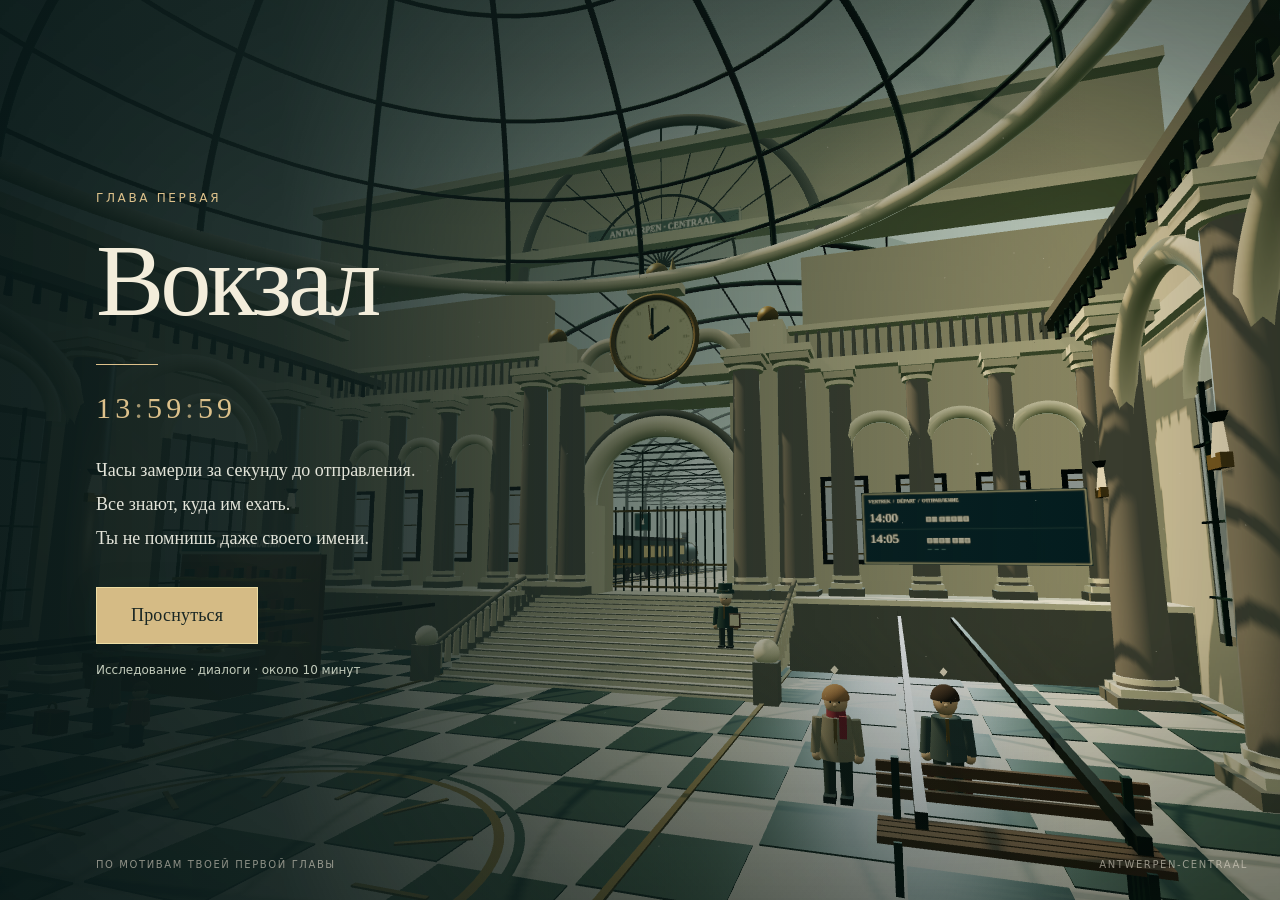
<file: index.html>
<!doctype html>
<html lang="ru">
<head>
  <meta charset="UTF-8">
  <meta name="viewport" content="width=device-width,initial-scale=1,viewport-fit=cover">
  <meta name="theme-color" content="#132323">
  <meta name="description" content="Вокзал. Первая глава: играбельная история об остановившемся времени. Архитектура по мотивам Antwerpen-Centraal.">
  <title>Вокзал · 13:59:59</title>
  <link rel="icon" href="data:image/svg+xml,%3Csvg xmlns='http://www.w3.org/2000/svg' viewBox='0 0 64 64'%3E%3Crect width='64' height='64' rx='12' fill='%23132323'/%3E%3Ccircle cx='32' cy='32' r='23' fill='none' stroke='%23d8b778' stroke-width='3'/%3E%3Cpath d='M32 14v18l-13 8' fill='none' stroke='%23d8b778' stroke-width='3'/%3E%3C/svg%3E">
  <link rel="stylesheet" href="./style.css">
</head>
<body>
  <main id="game" aria-label="Вокзал — трёхмерная игра">
    <canvas id="world" aria-label="Трёхмерный вокзал. Движение WASD или экранным джойстиком." tabindex="0"></canvas>
    <div id="vignette" aria-hidden="true"></div>
    <div id="fade" aria-hidden="true"></div>
    <header id="hud" hidden>
      <div class="chapter"><span>ГЛАВА I</span><b>Вокзал</b><small id="place">ЗАЛ ОЖИДАНИЯ</small></div>
      <div class="clock"><span id="time">13:59:59</span><small id="time-caption">ВРЕМЯ ОСТАНОВИЛОСЬ</small></div>
      <nav class="tools" aria-label="Меню игры">
        <button id="journal-btn" title="Записи — J" aria-label="Открыть записи">Записи <span id="memory-count">0/3</span></button>
        <button id="pause-btn" aria-label="Пауза">Ⅱ</button>
      </nav>
    </header>
    <div id="objective" hidden><i></i><span id="objective-text">Поговорить с мальчиком</span></div>
    <div id="crosshair" aria-hidden="true" hidden><i></i></div>
    <button id="interact" hidden><span id="interact-key">E</span><span id="interact-text">Поговорить</span></button>
    <div id="toast" role="status" aria-live="polite"></div>
    <div id="subtitle" role="status"></div>
    <div id="touch-controls" hidden>
      <div id="joystick" aria-label="Джойстик движения"><div id="stick"></div></div>
      <div class="look-hint">Обзор — правой рукой</div>
    </div>
    <div id="desktop-hint" hidden>W A S D · идти <span>Мышь · осмотреться</span><span>E · действие</span></div>

    <section id="start" class="screen">
      <div class="start-copy">
        <div class="eyebrow">ГЛАВА ПЕРВАЯ</div>
        <h1>Вокзал<span class="title-rule"></span></h1>
        <div class="start-time">13<span>:</span>59<span>:</span>59</div>
        <p>Часы замерли за секунду до отправления.<br>Все знают, куда им ехать.<br>Ты не помнишь даже своего имени.</p>
        <button id="start-btn" class="primary" disabled>Собирается вокзал…</button>
        <span class="start-meta">Исследование · диалоги · около 10 минут</span>
      </div>
      <div class="start-footer"><span>ПО МОТИВАМ ТВОЕЙ ПЕРВОЙ ГЛАВЫ</span><span>ANTWERPEN-CENTRAAL</span></div>
    </section>

    <section id="dialogue" class="dialogue" role="dialog" aria-modal="true" aria-labelledby="speaker" hidden>
      <div class="dialogue-head"><div><span id="speaker-role"></span><h2 id="speaker"></h2></div><button id="dialogue-close" aria-label="Закончить разговор">×</button></div>
      <div id="dialogue-text"></div>
      <div id="choices"></div>
    </section>

    <section id="memory" class="screen memory-screen" role="dialog" aria-modal="true" aria-labelledby="memory-title" hidden>
      <div class="memory-content"><div class="eyebrow">ВОСПОМИНАНИЕ <span id="memory-number"></span></div><h2 id="memory-title"></h2><p id="memory-text"></p><button id="memory-close" class="primary">Вернуться на вокзал</button></div>
    </section>

    <section id="journal" class="panel" role="dialog" aria-modal="true" aria-labelledby="journal-title" hidden>
      <div class="panel-head"><div><div class="eyebrow">ЧТО Я УЗНАЛ</div><h2 id="journal-title">Записи</h2></div><button id="journal-close" aria-label="Закрыть записи">×</button></div>
      <div id="journal-content"></div>
    </section>

    <section id="pause" class="screen pause-screen" role="dialog" aria-modal="true" aria-labelledby="pause-title" hidden>
      <div class="pause-card"><div class="eyebrow">ВРЕМЯ ПОДОЖДЁТ</div><h2 id="pause-title">Вокзал</h2><button id="resume-btn" class="primary">Продолжить</button><label class="check"><input type="checkbox" id="sound-toggle" checked> Звуки вокзала</label><label>Чувствительность обзора<input id="sensitivity" type="range" min="0.4" max="2" step="0.1" value="1"></label><p id="control-help">WASD / стрелки — идти.<br>Мышь или перетягивание — обзор.<br>E — действие. J — записи. Esc — пауза.</p><button id="restart-btn" class="subtle">Начать главу заново</button><small>Прогресс сохраняется в этом браузере.</small></div>
    </section>

    <section id="name-screen" class="screen name-screen" role="dialog" aria-modal="true" aria-labelledby="name-title" hidden>
      <form id="name-form"><div class="eyebrow">ТРИ ВОСПОМИНАНИЯ СЛОЖИЛИСЬ</div><h2 id="name-title">Я помню.</h2><p>Память возвращается не фотографией.<br>Сначала — чувство. Потом — голос.<br>Наконец — твоё имя.</p><label for="player-name">Как тебя зовут?</label><input id="player-name" name="name" type="text" maxlength="28" autocomplete="off" placeholder="Вспомнить своё имя" required><button class="primary" type="submit">Назвать себя</button></form>
    </section>

    <section id="ending" class="screen ending-screen" hidden>
      <div><div class="eyebrow">КОНЕЦ ПЕРВОЙ ГЛАВЫ</div><h2>14:05</h2><p id="ending-text">Вокзал остался позади.<br>Впереди — только туман.</p><button id="ending-restart" class="primary">Вернуться к началу</button></div>
    </section>
    <section id="error" class="screen error-screen" hidden><div><h2>Не удалось открыть 3D-сцену</h2><p id="error-text">Попробуй открыть игру в Chrome или на компьютере с включённым аппаратным ускорением.</p><button class="primary" id="reload-btn">Загрузить ещё раз</button></div></section>
  </main>
  <script type="module" src="./game.js"></script>
</body>
</html>
</file>
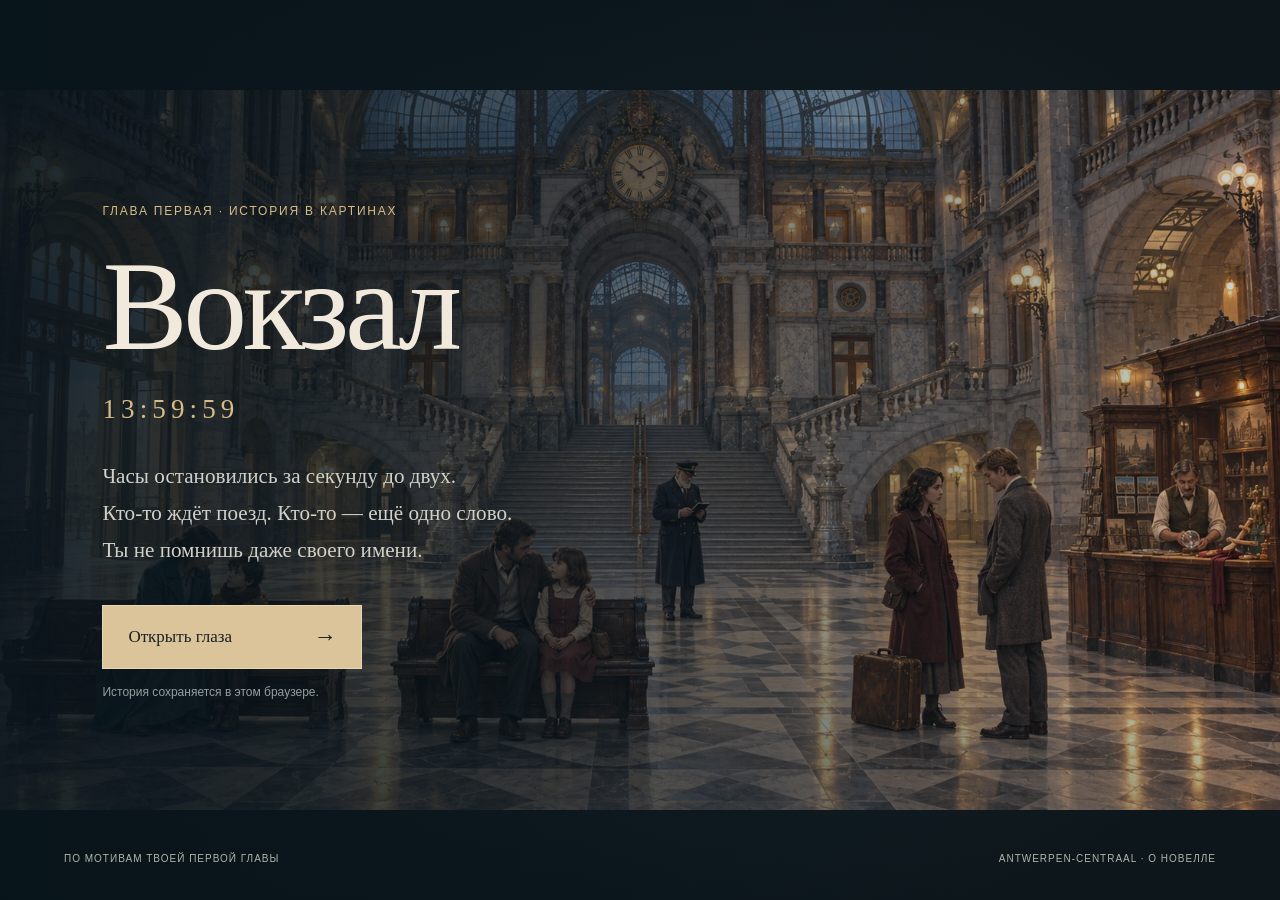
<file: novel/index.html>
<!doctype html>
<html lang="ru">
<head>
  <meta charset="UTF-8">
  <meta name="viewport" content="width=device-width,initial-scale=1,viewport-fit=cover">
  <meta name="theme-color" content="#14191b">
  <meta name="description" content="Вокзал — визуальная новелла о памяти и прощании. Исследуй залы, разговаривай с пассажирами и дождись последнего поезда.">
  <title>Вокзал · визуальная новелла</title>
  <link rel="icon" href="data:image/svg+xml,%3Csvg xmlns='http://www.w3.org/2000/svg' viewBox='0 0 64 64'%3E%3Crect width='64' height='64' rx='12' fill='%23132323'/%3E%3Ccircle cx='32' cy='32' r='23' fill='none' stroke='%23d8b778' stroke-width='3'/%3E%3Cpath d='M32 14v18l-13 8' fill='none' stroke='%23d8b778' stroke-width='3'/%3E%3C/svg%3E">
  <link rel="preload" as="image" href="./assets/illustrated/overview.webp">
  <link rel="stylesheet" href="./style.css">
</head>
<body>
  <main id="novel" aria-label="Вокзал — визуальная новелла">
    <div id="scene-viewport"><div id="painting-stage">
      <div id="scenery" aria-hidden="true"><div class="photograph visible" id="photo-a"></div><div class="photograph" id="photo-b"></div><div class="vignette"></div><div id="fog"></div></div>
      <div id="hotspots" aria-label="Люди и места на картине вокзала"></div>
      <div id="hover-caption" role="status" aria-live="polite"><span id="hover-name"></span><small id="hover-action">Подойти ближе</small></div>
      <div id="scene-loader" hidden><span>Подходим ближе…</span></div>
    </div></div>
    <header id="header" hidden>
      <button id="menu-button" class="wordmark" aria-label="Открыть меню"><small>ГЛАВА ПЕРВАЯ</small><span>Вокзал</span></button>
      <div class="station-clock"><time id="clock">13:59:59</time><span id="clock-caption">ВРЕМЯ ОСТАНОВИЛОСЬ</span></div>
      <nav class="utilities" aria-label="Меню новеллы"><button id="notes-button">Записи<span id="memory-mark" aria-hidden="true"></span></button><button id="sound-button" aria-pressed="false" aria-label="Включить звуки вокзала">Звук выкл.</button><button id="areas-button" aria-label="Подсветить места, которые можно осмотреть" aria-pressed="false">Осмотреться</button><button id="options-button" aria-label="Открыть меню">Меню</button></nav>
    </header>

    <section id="exploration" aria-label="Исследование вокзала" hidden>
      <div class="location"><span id="scene-subtitle" class="eyebrow"></span><h1 id="scene-title" tabindex="-1"></h1></div>
      <footer class="exploration-footer"><div><p id="scene-description"></p><small id="explore-instruction">Наведи мышь на человека или место. Нажми, чтобы подойти.</small></div></footer>
    </section>
    <button id="back-button" class="scene-back" hidden>← Общий план</button>
    <section id="dialogue" class="dialogue" aria-label="Диалог" hidden>
      <div class="dialogue-context"><span id="dialogue-location"></span><span id="memory-label" hidden>ВОСПОМИНАНИЕ</span><button id="history-button" aria-label="Перечитать диалоги">Перечитать</button></div>
      <div class="dialogue-sheet">
        <div class="speaker-line"><span id="speaker"></span><span id="beat-mark" aria-hidden="true"></span></div>
        <p id="line" aria-live="polite" aria-atomic="true" tabindex="-1"></p>
        <div id="choices" class="choices" aria-label="Выбери реплику" hidden></div>
        <div class="reading-footer"><span id="read-hint">Клик по тексту или пробел</span><button id="next-button" class="next">Дальше <span aria-hidden="true">→</span></button></div>
      </div>
    </section>

    <section id="start" class="cover" aria-labelledby="cover-title">
      <div class="cover-copy"><p class="eyebrow">ГЛАВА ПЕРВАЯ · ИСТОРИЯ В КАРТИНАХ</p><h1 id="cover-title">Вокзал</h1><p class="cover-time">13:59:59</p><p class="cover-description">Часы остановились за секунду до двух.<br>Кто-то ждёт поезд. Кто-то — ещё одно слово.<br>Ты не помнишь даже своего имени.</p><button id="begin-button" class="primary" disabled>Открывается вокзал… <span aria-hidden="true">→</span></button><button id="new-button" class="cover-new" hidden>Начать с первой строки</button><small id="save-notice">История сохраняется в этом браузере.</small></div>
      <footer class="cover-footer"><span>ПО МОТИВАМ ТВОЕЙ ПЕРВОЙ ГЛАВЫ</span><button id="cover-credits">ANTWERPEN-CENTRAAL · О НОВЕЛЛЕ</button></footer>
    </section>

    <section id="ending" class="cover ending" aria-labelledby="ending-title" hidden><div class="cover-copy"><p class="eyebrow">КОНЕЦ ПЕРВОЙ ГЛАВЫ</p><h1 id="ending-title" tabindex="-1">Поезд идёт<br><em>дальше.</em></h1><p class="ending-lines">— Вы ещё здесь?<br>— Да.</p><p class="ending-small">Вокзал остался в тумане.<br>Рядом с тобой кто-то устроился у окна.</p><button id="ending-history" class="primary">Перечитать разговоры <span aria-hidden="true">→</span></button><button id="ending-restart" class="cover-new">Вернуться к началу</button></div><footer class="cover-footer"><span>14:05 · ПОСЛЕДНИЙ ПОЕЗД</span><button id="ending-credits">О НОВЕЛЛЕ</button></footer></section>
  </main>

  <dialog id="panel" aria-labelledby="panel-title"><div class="panel-header"><div><span class="eyebrow" id="panel-eyebrow">ВРЕМЯ ПОДОЖДЁТ</span><h2 id="panel-title">Записи</h2></div><button id="close-panel" class="close" aria-label="Закрыть окно">×</button></div><div id="panel-content"></div></dialog>
  <div id="toast" role="status" aria-live="polite"></div>
  <noscript><div class="fallback">Для новеллы нужен JavaScript. Включи его в настройках браузера и обнови страницу.</div></noscript>
  <script type="module" src="./novel.js"></script>
</body>
</html>
</file>
<file: style.css>
:root{color-scheme:dark;--ink:#f3eddb;--muted:#c7c6b8;--gold:#ddc18b;--night:#132323;--line:#dfc28a4a;font-family:Georgia,'Times New Roman',serif;font-size:16px}
*{box-sizing:border-box}html,body{margin:0;width:100%;height:100%;overflow:hidden;background:#132323}button,input{font:inherit}button{cursor:pointer;color:var(--ink);border:0}button:focus-visible,input:focus-visible{outline:2px solid var(--gold);outline-offset:5px}button:disabled{cursor:wait;opacity:.7}button:hover{filter:brightness(1.16)}[hidden]{display:none!important}#game{position:relative;width:100%;height:100dvh;overflow:hidden;isolation:isolate}#world{position:absolute;inset:0;width:100%;height:100%;display:block;touch-action:none;outline:none}#vignette{position:absolute;inset:0;pointer-events:none;box-shadow:inset 0 0 22vw 4vw #09141255;background:linear-gradient(180deg,#07141155,transparent 25%,transparent 70%,#06120c55)}#fade{position:absolute;inset:0;pointer-events:none;background:#e0e6dc;opacity:0;z-index:20;transition:opacity 1.4s}#hud{position:absolute;inset:max(24px,env(safe-area-inset-top)) 28px auto;display:flex;align-items:flex-start;justify-content:space-between;gap:20px;color:var(--ink);pointer-events:none;text-shadow:0 2px 9px #081811}.chapter{display:flex;flex-direction:column;gap:4px;min-width:130px}.chapter>span,.eyebrow{font:12px/1.5 system-ui,sans-serif;letter-spacing:.22em;color:var(--gold)}.chapter b{font-weight:normal;font-size:30px;line-height:1.2}.chapter small{font:11px system-ui,sans-serif;letter-spacing:.12em;color:#e1e5d8}.clock{text-align:center;position:absolute;left:50%;transform:translateX(-50%);display:flex;flex-direction:column}.clock>span{font:32px/1.2 Georgia,serif;letter-spacing:.07em;font-variant-numeric:tabular-nums}.clock small{margin-top:8px;font:10px system-ui,sans-serif;letter-spacing:.16em;color:#e1dccd}.tools{display:flex;gap:8px;pointer-events:auto}.tools button,.panel-head>button,.dialogue-head>button{background:#132323b8;border:1px solid #c7b58e66;padding:11px 15px;font:14px system-ui,sans-serif;backdrop-filter:blur(8px)}.tools button span{margin-left:6px;color:var(--gold)}#objective{position:absolute;left:28px;top:136px;max-width:min(380px,70vw);display:flex;align-items:baseline;gap:10px;font:14px/1.6 system-ui,sans-serif;color:#f0ebde;text-shadow:0 2px 8px #000}#objective i{width:5px;height:5px;flex:0 0 5px;background:var(--gold);transform:rotate(45deg);box-shadow:0 0 10px #bba779}#crosshair{position:absolute;left:50%;top:50%;pointer-events:none;width:5px;height:5px;background:#fff9;border-radius:50%;transform:translate(-50%,-50%);box-shadow:0 0 4px #0007}#crosshair.active{width:10px;height:10px;background:transparent;border:1px solid var(--gold)}#interact{position:absolute;left:50%;top:calc(50% + 45px);transform:translateX(-50%);display:flex;align-items:center;gap:11px;padding:12px 18px;background:#132323df;border:1px solid #bca37488;white-space:nowrap;box-shadow:0 8px 30px #0003;max-width:90vw;font:15px system-ui,sans-serif}#interact-key{border:1px solid var(--line);padding:3px 7px;color:var(--gold);font:14px Georgia,serif}#toast{position:absolute;left:50%;top:24%;transform:translate(-50%,-6px);width:max-content;max-width:85%;padding:12px 22px;border-top:1px solid var(--gold);background:#132323ec;font:15px/1.6 system-ui,sans-serif;text-align:center;opacity:0;transition:.35s;pointer-events:none;z-index:22}#toast.show{opacity:1;transform:translate(-50%,0)}#subtitle{position:absolute;bottom:17%;left:50%;transform:translateX(-50%);max-width:680px;width:80%;text-align:center;color:#fff7e9;font-size:19px;line-height:1.6;text-shadow:0 2px 6px #000;pointer-events:none}#desktop-hint{position:absolute;bottom:24px;left:50%;transform:translateX(-50%);font:12px system-ui,sans-serif;color:#e2e1d1bb;white-space:nowrap;text-shadow:0 2px 8px #000}#desktop-hint span{margin-left:22px}.screen{position:absolute;inset:0;z-index:30;display:flex;align-items:center;justify-content:center;padding:32px;color:var(--ink)}#start{justify-content:flex-start;background:linear-gradient(90deg,#091919ec 0%,#10201fe0 22%,#10201f66 53%,transparent 85%)}.start-copy{margin-left:5vw;max-width:440px;padding-bottom:32px}.start-copy h1{font-weight:normal;font-size:clamp(72px,8vw,118px);line-height:1.1;margin:18px 0 8px;letter-spacing:-.04em}.title-rule{display:block;width:62px;height:1px;background:var(--gold);margin:26px 0}.start-time{font-size:30px;letter-spacing:.14em;color:var(--gold);font-variant-numeric:tabular-nums}.start-time span{color:#a3956f}.start-copy p{font-size:18px;line-height:1.9;margin:28px 0 32px;color:#e3e4d9}.primary{padding:17px 34px;background:#d5bb85;color:#1a2724;min-height:54px;font-size:18px;border:1px solid #eddda3;box-shadow:0 2px 30px #09231b22;letter-spacing:.01em}.start-meta{display:block;margin-top:17px;color:#c2cbbb;font:12px/1.5 system-ui,sans-serif}.start-footer{position:absolute;bottom:30px;left:calc(5vw + 32px);right:32px;display:flex;justify-content:space-between;gap:20px;font:10px system-ui,sans-serif;letter-spacing:.16em;color:#e1dbcb99}.dialogue{position:absolute;z-index:40;bottom:max(28px,env(safe-area-inset-bottom));left:50%;transform:translateX(-50%);width:min(760px,calc(100% - 48px));background:linear-gradient(140deg,#162c2df7,#102022fa);border:1px solid #c7ad765c;box-shadow:0 16px 70px #0007;padding:26px 32px;max-height:75dvh;overflow:auto;color:var(--ink)}.dialogue-head{display:flex;align-items:flex-start;justify-content:space-between;gap:16px;border-bottom:1px solid var(--line);padding-bottom:15px;margin-bottom:16px}.dialogue-head h2{font-weight:normal;font-size:29px;margin:3px 0 0}.dialogue-head>div>span{font:11px/1.5 system-ui,sans-serif;letter-spacing:.17em;color:var(--gold)}.dialogue-head>button,.panel-head>button{padding:0;background:transparent;border:0;font-size:28px;width:40px;min-height:40px;color:#d9c498}.dialogue-head>button{margin:-7px -12px 0 0}#dialogue-text{font-size:19px;line-height:1.65;white-space:pre-line;min-height:60px}#choices{display:flex;flex-direction:column;gap:6px;margin-top:23px}#choices button{padding:12px 14px;min-height:46px;background:#cfc0910c;text-align:left;border-left:2px solid #a5926277;font:16px/1.5 system-ui,sans-serif;transition:.2s}#choices button:hover{background:#d5bb8524;border-color:var(--gold)}#choices button small{color:#b6b8a5;font-size:12px;margin-right:12px}.panel{position:absolute;z-index:45;right:0;top:0;bottom:0;width:min(440px,100%);padding:32px;background:#112529f7;box-shadow:-20px 0 70px #0004;overflow:auto;color:var(--ink)}.panel-head{display:flex;justify-content:space-between;align-items:flex-start;border-bottom:1px solid var(--line);padding-bottom:20px}.panel h2{font-size:40px;font-weight:normal;margin:12px 0 0}.panel h3{font-size:23px;font-weight:normal;margin:26px 0 10px;color:#e6d4ad}.panel p{font-size:16px;line-height:1.75;color:#d3d8ca}.note{padding:14px 0;border-bottom:1px solid #c7ad762b}.note strong{font-weight:normal;font-size:20px;color:var(--gold)}.note p{margin:8px 0}.note.locked{opacity:.48}.memory-screen{z-index:50;background:radial-gradient(ellipse at 50% 40%,#343d39f5,#101c20fc);text-align:center}.memory-content{max-width:620px}.memory-content h2{font-size:clamp(40px,6vw,67px);font-weight:normal;margin:30px 0;color:#e5d0a8}.memory-content p{font-size:21px;line-height:1.85;color:#e2dfcd;white-space:pre-line;margin-bottom:32px}.pause-screen{background:#0b1a1bd9;backdrop-filter:blur(8px);z-index:50;text-align:center}.pause-card{display:flex;flex-direction:column;align-items:center;gap:20px;max-width:380px;width:100%;max-height:90dvh;overflow:auto}.pause-card h2{font-size:58px;font-weight:normal;margin:0 0 6px}.pause-card label{font:15px system-ui,sans-serif;width:100%;line-height:1.6}.check{display:flex;align-items:center;justify-content:center;gap:12px}.check input{accent-color:var(--gold);width:18px;height:18px}.pause-card input[type=range]{display:block;accent-color:var(--gold);margin:14px auto 0;width:80%}.pause-card p{font:14px/1.9 system-ui,sans-serif;margin:0;color:var(--muted)}.subtle{background:none;color:#e2ca9c;border-bottom:1px solid var(--line);padding:8px;font-size:16px}.pause-card small{font:12px system-ui,sans-serif;color:var(--muted)}.name-screen{z-index:55;background:radial-gradient(ellipse at 50% 20%,#3d544bf7,#14262bfc);text-align:center}.name-screen form{max-width:540px;display:flex;flex-direction:column;align-items:center;gap:16px}.name-screen h2{font-size:64px;font-weight:normal;margin:16px 0}.name-screen p{font-size:20px;line-height:1.7;margin:0 0 10px}.name-screen input{display:block;background:transparent;border:0;border-bottom:1px solid var(--gold);padding:14px 12px;color:var(--ink);font-size:24px;text-align:center;max-width:100%;width:350px}.name-screen label{font:14px system-ui,sans-serif;color:var(--muted)}.name-screen .primary{margin-top:15px}.ending-screen{background:#dce1d6;color:#203732;z-index:60;text-align:center}.ending-screen .eyebrow{color:#617462}.ending-screen h2{font-size:clamp(72px,15vw,144px);font-weight:normal;margin:26px 0}.ending-screen p{font-size:23px;line-height:1.8;margin:0 0 35px}.error-screen{z-index:99;background:#122426;text-align:center}.error-screen>div{max-width:550px}.error-screen p{font:17px/1.8 system-ui,sans-serif}.error-screen h2{font-weight:normal;font-size:36px}#touch-controls{position:absolute;inset:0;pointer-events:none}#joystick{position:absolute;pointer-events:auto;touch-action:none;bottom:max(34px,env(safe-area-inset-bottom));left:28px;width:124px;height:124px;border-radius:50%;border:1px solid #ebdcb44d;background:#13232333;box-shadow:inset 0 0 0 28px #ffffff05}#stick{position:absolute;left:50%;top:50%;width:50px;height:50px;transform:translate(-50%,-50%);border-radius:50%;background:#dfd7ba55;border:1px solid #e6d6ad88;pointer-events:none}.look-hint{position:absolute;bottom:45px;right:24px;font:12px system-ui,sans-serif;color:#e2dfcfa6;text-shadow:0 2px 5px #000}.is-touch #interact{left:auto;right:27px;top:auto;bottom:100px;transform:none;min-height:58px;white-space:normal;max-width:190px;padding:14px;font-size:14px}.is-touch #interact-key{display:none}.is-touch #desktop-hint{display:none}.is-touch .clock{top:5px}.is-touch #crosshair{width:6px;height:6px}.is-touch #objective{max-width:75vw}.is-touch #subtitle{bottom:25%;font-size:17px}
@media(max-width:650px){#hud{inset:max(17px,env(safe-area-inset-top)) 18px auto;gap:10px}.chapter{min-width:80px}.chapter b{font-size:24px}.chapter>span{font-size:10px}.chapter small{font-size:9px;letter-spacing:.08em;max-width:100px}.clock>span{font-size:24px}.clock small{font-size:8px;max-width:130px;line-height:1.5;margin-top:4px}.tools{gap:5px}.tools button{padding:9px 10px;min-height:40px}.tools #journal-btn{font-size:0}.tools #journal-btn:before{content:'✎';font-size:20px}.tools #journal-btn span{font-size:11px;margin-left:5px}.tools #pause-btn{font-size:16px}#objective{top:114px;left:18px;font-size:13px}.start-copy{margin:0 0 20px 0;max-width:360px}.start-copy h1{font-size:76px}.start-copy p{font-size:17px;line-height:1.8;margin:24px 0}.start-copy .eyebrow{font-size:10px}.start-time{font-size:28px}.start-footer{left:25px;right:25px;bottom:22px;font-size:8px;line-height:1.7;align-items:flex-end}.start-footer span:first-child{max-width:145px}.screen{padding:25px}.dialogue{width:calc(100% - 24px);padding:20px;bottom:max(12px,env(safe-area-inset-bottom));max-height:74dvh}.dialogue-head{padding-bottom:10px;margin-bottom:12px}.dialogue-head h2{font-size:25px}#dialogue-text{font-size:17px;line-height:1.55}#choices{margin-top:16px}#choices button{font-size:15px;padding:12px 10px}.memory-content h2{font-size:39px;margin:22px 0}.memory-content p{font-size:18px;line-height:1.7}.name-screen h2{font-size:48px}.name-screen p{font-size:17px}.name-screen input{font-size:21px}.name-screen .eyebrow{font-size:10px}.panel{padding:26px}#joystick{left:22px;bottom:28px;width:116px;height:116px}.look-hint{font-size:10px;bottom:35px}.ending-screen p{font-size:19px}.pause-card{gap:15px}.pause-card h2{font-size:44px}}
@media(max-height:550px){.start-copy{margin-left:2vw;padding:0}.start-copy h1{font-size:58px;margin:5px 0}.start-copy p{font-size:15px;line-height:1.5;margin:15px 0}.title-rule{margin:15px 0}.start-time{font-size:24px}.start-meta{margin-top:10px}.primary{min-height:46px;padding:12px 26px}.start-footer{bottom:14px}.start-copy .eyebrow{font-size:10px}.dialogue{max-height:82dvh;padding:18px 26px}#dialogue-text{font-size:16px}.dialogue-head h2{font-size:23px}#choices{margin-top:12px}#choices button{min-height:36px;padding:8px 12px}#hud{top:13px}.chapter b{font-size:23px}#objective{top:91px}.memory-content h2{margin:15px 0;font-size:38px}.memory-content p{font-size:16px;margin:15px 0}.name-screen form{gap:8px}.name-screen h2{font-size:38px;margin:5px}.name-screen p{font-size:16px}.name-screen input{padding:9px}.ending-screen h2{font-size:76px;margin:10px}.ending-screen p{margin-bottom:15px;font-size:18px}}
</file>
<file: novel/style.css>
:root{color-scheme:dark;--ink:#f1e9dc;--muted:#b8b7af;--gold:#d7bc87;--paper:#181f22;--line:rgba(220,200,160,.26);--read-size:clamp(20px,1.85vw,27px);font-family:Georgia,'Times New Roman',serif;background:#12181c;color:var(--ink)}
*{box-sizing:border-box}body{margin:0;overflow:hidden}button,a,input{-webkit-tap-highlight-color:transparent}button{font:inherit;cursor:pointer;border:0;color:inherit;background:none}button:disabled{cursor:wait;opacity:.6}button:focus-visible,a:focus-visible,input:focus-visible{outline:2px solid var(--gold);outline-offset:5px}button:hover{color:#ffe6b3}button{touch-action:manipulation}a{color:var(--gold);text-underline-offset:4px}button,dialog{scrollbar-width:thin}button:active{transform:translateY(1px)}[hidden]{display:none!important}#novel{position:relative;height:100svh;min-height:380px;isolation:isolate;overflow:hidden}#scenery{position:absolute;inset:0;z-index:-2;background:#191d20;overflow:hidden}.photograph{position:absolute;inset:-1px;background-size:cover;background-position:50% 48%;opacity:0;transition:opacity 900ms ease,filter 1.1s ease;filter:saturate(.52) brightness(.67);transform:scale(1.015)}#photo-a{background-image:url('./assets/hall.webp')}.photograph.visible{opacity:1}.light{position:absolute;inset:0;background:linear-gradient(115deg,rgba(207,171,101,.09),transparent 55%,rgba(61,92,107,.18))}.vignette{position:absolute;inset:0;background:linear-gradient(#0b1116a6,transparent 27%,transparent 43%,#0b111668 75%,#0b1116eb),linear-gradient(90deg,#0b111649,transparent 40%,#0b11162e)}#fog{position:absolute;inset:0;opacity:0;background:linear-gradient(105deg,#9fa8aa,#586b73 50%,#acb2ab);transition:opacity 2.4s ease}#novel.remembering .photograph{filter:saturate(.15) brightness(.4) blur(4px)}#novel.departing .photograph{animation:train-sway 8s ease-in-out infinite alternate}#novel.departing #fog{opacity:var(--fog,0)}#novel.finished #fog{opacity:.67}#novel.finished .vignette{z-index:1;background:linear-gradient(90deg,#101b22e6,#101b2277),linear-gradient(transparent,#101b22cc)}@keyframes train-sway{from{transform:scale(1.02) translateX(0)}to{transform:scale(1.05) translateX(-.5%)}}
#header{position:absolute;left:0;right:0;top:0;z-index:5;display:flex;align-items:start;justify-content:space-between;padding:25px 3.7%;background:linear-gradient(#0b111659,transparent);font-family:Arial,sans-serif}.wordmark{text-align:left;padding:0}.wordmark small{font-size:9px;letter-spacing:.23em;color:var(--muted);display:block;margin-bottom:5px}.wordmark>span{font-family:Georgia,serif;font-size:31px;font-weight:normal}.station-clock{position:absolute;left:50%;transform:translateX(-50%);text-align:center;padding-top:3px}.station-clock time{font-family:Georgia,serif;font-variant-numeric:tabular-nums;font-size:28px;letter-spacing:.06em}.station-clock>span{display:block;font-size:8px;letter-spacing:.22em;color:var(--muted);margin-top:7px}.utilities{display:flex;gap:24px;align-items:center;padding-top:12px}.utilities button{padding:8px 0;font-size:12px;color:#e4dfd5}.utilities button:hover{color:var(--gold)}#memory-mark{display:inline-block;width:4px;height:4px;margin-left:6px;border-radius:50%;background:var(--gold);vertical-align:middle;opacity:0}#memory-mark.active{opacity:1}.eyebrow{font-family:Arial,sans-serif;letter-spacing:.22em;text-transform:uppercase;font-size:10px;line-height:1.7;color:var(--gold)}
#exploration{position:absolute;inset:108px 0 0}.location{text-align:center;padding:5px 15px;pointer-events:none}.location h1{font-weight:normal;font-size:clamp(27px,3vw,40px);margin:8px 0;letter-spacing:.015em;text-shadow:0 2px 12px #0009}.location .eyebrow{font-size:9px;letter-spacing:.13em}#hotspots{position:absolute;inset:12% 4% 20%}.hotspot{position:absolute;left:clamp(8%,var(--x),92%);top:var(--y);transform:translate(-50%,-50%);display:flex;align-items:center;gap:10px;max-width:230px;padding:13px 17px 13px 14px;border:1px solid #d8b77866;background:linear-gradient(110deg,#111a20e6,#111a20b8);border-radius:2px;box-shadow:0 3px 20px #0004;text-align:left;font-size:16px;line-height:1.25;backdrop-filter:blur(8px);transition:background .2s,border .2s,box-shadow .2s;white-space:nowrap}.hotspot:before{content:'◇';font-size:16px;color:var(--gold);line-height:1}.hotspot[data-kind="scene"]:before{content:'↗';font-size:18px}.hotspot:hover{background:#283139ed;color:#fff1d4;border-color:#e2c48b;box-shadow:0 0 28px #d0af7618}.hotspot:active{transform:translate(-50%,-50%) scale(.98)}.exploration-footer{position:absolute;bottom:0;left:0;right:0;padding:35px 5% 30px;display:flex;align-items:end;justify-content:space-between;gap:30px;background:linear-gradient(transparent,#10191de6 45%)}.exploration-footer p{max-width:650px;font-size:19px;line-height:1.6;margin:0 0 12px}.exploration-footer small{font-family:Arial,sans-serif;font-size:10px;color:#a7adae;letter-spacing:.03em}.quiet{white-space:nowrap;border-bottom:1px solid var(--line);padding:14px 0;font-size:15px;color:var(--gold)}
.dialogue{position:absolute;left:0;right:0;bottom:0;padding:85px 5% 26px;background:linear-gradient(transparent,#10181bd9 22%,#10181bf5 48%,#10181b);z-index:4;max-height:calc(100svh - 100px);overflow-y:auto;scrollbar-width:thin}.dialogue-context{max-width:1030px;margin:0 auto 18px;display:flex;align-items:center;gap:16px;color:#c0c3bb;font:9px Arial,sans-serif;letter-spacing:.15em;text-transform:uppercase}.dialogue-context button{margin-left:auto;color:#afb4b4;letter-spacing:.08em;font-size:10px;padding:9px 0;text-transform:none}.dialogue-context #memory-label{color:var(--gold)}.dialogue-sheet{max-width:1030px;margin:auto;border-top:1px solid var(--line);padding-top:24px}.speaker-line{display:flex;gap:15px;align-items:center;min-height:16px;font:12px Arial,sans-serif;letter-spacing:.12em;color:var(--gold)}#speaker{font-weight:bold}#beat-mark{height:1px;width:30px;background:var(--line)}#line{font-size:var(--read-size);font-weight:normal;line-height:1.64;margin:17px 0 15px;max-width:930px;white-space:pre-line;min-height:2.2em;cursor:pointer}#line.narration{color:#d5d7d0;font-style:italic;font-size:calc(var(--read-size) - 1px)}#line:focus{outline:none}.reading-footer{display:flex;align-items:center;justify-content:space-between;margin-top:18px;min-height:43px}#read-hint{font:10px Arial,sans-serif;color:#8d9698;letter-spacing:.02em}.next{display:flex;align-items:center;gap:35px;padding:11px 0 11px 24px;font:12px Arial,sans-serif;color:#e5c891}.next>span{font-size:25px;line-height:.8}.choices{display:grid;gap:9px;margin:22px 0 2px}.choice{position:relative;border:1px solid #cdb88338;padding:15px 45px 15px 20px;background:linear-gradient(95deg,#d7bc8710,transparent);text-align:left;font-size:18px;line-height:1.35;transition:background .18s,border-color .18s}.choice::after{content:'→';position:absolute;right:20px;top:50%;transform:translateY(-50%);color:var(--gold)}.choice:hover{background:#d7bc871e;border-color:#d7bc8799;color:#fff2d7}.choice:focus-visible{outline-offset:1px}#novel.choosing .reading-footer{display:none}
.cover{position:absolute;inset:0;padding:8% 8%;display:flex;align-items:center;background:linear-gradient(90deg,#0c151ae8 0%,#0c151aa3 42%,#0c151a08 100%);z-index:10}.cover-copy{max-width:740px;animation:appear 1s ease both}.cover .eyebrow{margin:0 0 17px;font-size:10px}.cover h1{font-weight:normal;letter-spacing:-.035em;line-height:1.05;font-size:clamp(72px,10vw,142px);margin:0 0 21px}.cover-time{font-size:27px;letter-spacing:.19em;color:var(--gold);font-variant-numeric:tabular-nums;margin:0 0 33px}.cover-description{font-size:clamp(19px,1.65vw,23px);line-height:1.75;color:#d0d1c8;margin:0 0 36px}.primary{display:flex;align-items:center;justify-content:space-between;gap:45px;min-width:260px;padding:18px 25px;background:#dcc49a;color:#182022;text-align:left;font-size:17px;border:1px solid #e7d7b5;transition:background .2s}.primary:hover{background:#f1dab1;color:#151c1e}.primary>span{font-size:23px}.cover-new{display:block;padding:17px 0 5px;font-size:13px;color:#d3cbbd;text-decoration:underline;text-decoration-color:#8d8b7d; text-underline-offset:5px}.cover-copy>small{display:block;margin-top:16px;font:10px Arial,sans-serif;color:#959e9f}.cover-footer{position:absolute;bottom:26px;left:5%;right:5%;display:flex;align-items:center;justify-content:space-between;gap:20px;color:#b0b5ac;font:8px Arial,sans-serif;letter-spacing:.19em}.cover-footer button{font:inherit;letter-spacing:inherit;padding:10px 0}.ending{background:linear-gradient(90deg,#101b22ac,transparent);overflow:auto}.ending h1{font-size:clamp(64px,7.7vw,102px)}.ending h1 em{font-weight:normal}.ending-lines{font-size:26px;line-height:1.7;color:#e9dec9;margin:28px 0 10px}.ending-small{font-size:17px;line-height:1.7;color:#c0c6c2;margin-bottom:30px}
#panel{position:fixed;inset:0;margin:auto;max-width:min(650px,calc(100vw - 30px));width:650px;max-height:85svh;padding:28px 34px;background:#192327;border:1px solid #bba47669;color:var(--ink);box-shadow:0 25px 100px #0009;scrollbar-width:thin}#panel::backdrop{background:#081015bf;backdrop-filter:blur(7px)}.panel-header{display:flex;align-items:center;justify-content:space-between;gap:20px;border-bottom:1px solid var(--line);padding-bottom:20px;margin-bottom:24px}.panel-header h2{font-size:36px;font-weight:normal;margin:5px 0 0}.close{font-size:32px;width:44px;height:44px;line-height:1;color:#c8bdab}#panel-content{font-size:17px;line-height:1.65}#panel-content p{margin:12px 0 22px}#panel-content h3{font-weight:normal;color:var(--gold);font-size:23px;margin:24px 0 12px}#panel-content .aside{font:12px/1.7 Arial,sans-serif;color:#a1acad}#panel-content .menu-action{display:block;width:100%;text-align:left;padding:15px 0;border-bottom:1px solid var(--line)}.setting{display:flex;align-items:center;justify-content:space-between;gap:20px;margin:24px 0;font:14px Arial,sans-serif}.setting input{accent-color:var(--gold);max-width:50%}.setting input[type=checkbox]{width:20px;height:20px}.memory-note,.item-note{margin:20px 0;padding-left:18px;border-left:1px solid var(--line)}.memory-note h3,.item-note h3{margin:0 0 7px!important;font-size:21px!important}.memory-note p,.item-note p{margin:0!important;color:#d0d3c8;font-size:16px}.hint-button{font:12px Arial,sans-serif;border-bottom:1px dotted var(--gold);padding:10px 0;color:var(--gold)}.hint-text{color:var(--gold);font-style:italic}.history-line{border-bottom:1px solid #ccd0bc13;padding:12px 0}.history-line b{display:block;font:10px Arial,sans-serif;letter-spacing:.08em;color:var(--gold);margin-bottom:7px}.history-line p{margin:0!important;font-size:17px;white-space:pre-line}.history-line.narration p{font-style:italic;color:#b8c1be}.credit{font-size:13px;line-height:1.7;margin:20px 0;overflow-wrap:anywhere}.credit a{display:inline}.credit strong{display:block;font-size:16px;font-weight:normal;margin-bottom:4px}.confirm-actions{display:flex;flex-wrap:wrap;gap:15px;align-items:center;margin-top:25px}#toast{position:fixed;z-index:50;left:50%;top:95px;transform:translate(-50%,-10px);max-width:90vw;padding:13px 22px;background:#162329f2;border:1px solid #d7bc8766;box-shadow:0 6px 20px #0003;pointer-events:none;opacity:0;transition:opacity .3s,transform .3s;font:12px/1.5 Arial,sans-serif;text-align:center}#toast.shown{opacity:1;transform:translate(-50%,0)}.fallback{position:fixed;inset:0;z-index:100;display:grid;place-items:center;padding:30px;background:#142024;color:var(--ink);font-size:22px}.load-error{position:fixed;z-index:100;inset:0;background:#142024;padding:10%;font-size:22px;line-height:1.7}.load-error a{display:block}@keyframes appear{from{opacity:0;transform:translateY(8px)}to{opacity:1;transform:translateY(0)}}
@media(min-width:1500px){.dialogue{padding-bottom:40px}.dialogue-sheet,.dialogue-context{max-width:1140px}}
@media(max-width:800px){#header{padding:20px 22px}.utilities{gap:16px}.utilities button{font-size:11px}.station-clock time{font-size:24px}.wordmark>span{font-size:27px}.station-clock>span{font-size:7px;letter-spacing:.12em}#exploration{top:105px}.hotspot{font-size:14px;max-width:190px;padding:12px;gap:7px;white-space:normal}.exploration-footer{padding:25px 25px;gap:20px}.exploration-footer p{font-size:17px;max-width:450px}.exploration-footer small{display:none}.quiet{font-size:13px}.dialogue{padding:55px 6% 22px}.dialogue-context{margin-bottom:11px}.dialogue-sheet{padding-top:20px}#line{line-height:1.6;font-size:21px}#line.narration{font-size:20px}.cover{padding:8%}.cover h1{font-size:100px}.cover-description{font-size:20px}.cover-footer{letter-spacing:.11em}.ending h1{font-size:76px}}
@media(max-width:560px){#novel{min-height:350px}#header{padding:17px 18px}.wordmark small{font-size:7px;letter-spacing:.16em}.wordmark>span{font-size:25px}.station-clock{top:18px}.station-clock time{font-size:22px}.station-clock>span{font-size:6px;letter-spacing:.06em}.utilities{gap:13px;padding-top:8px}#sound-button{display:none}#options-button{display:none}#notes-button{font-size:12px}#exploration{top:90px}.location{padding:0 18px}.location h1{font-size:27px}.location .eyebrow{font-size:8px}#hotspots{inset:22% 5% 25%;display:grid;grid-template-columns:1fr 1fr;align-content:center;gap:11px}.hotspot{position:relative;left:auto;top:auto;transform:none;max-width:none;width:100%;font-size:14px;min-height:50px;padding:12px 10px;box-shadow:0 4px 14px #0004}.hotspot:active{transform:scale(.98)}.hotspot:last-child:nth-child(odd){grid-column:1/-1;justify-self:center;width:auto;min-width:55%;justify-content:center}.exploration-footer{padding:20px 20px 22px;display:block}.exploration-footer p{font-size:16px;line-height:1.5;margin:0 0 6px}.quiet{padding:10px 0}.dialogue{padding:48px 22px 18px;max-height:calc(100svh - 83px)}.dialogue-context{font-size:8px;letter-spacing:.08em;gap:10px;margin-bottom:11px}.dialogue-context button{font-size:9px}.dialogue-sheet{padding-top:16px}.speaker-line{font-size:10px}#line{font-size:calc(20px * var(--text-scale,1));line-height:1.6;margin:15px 0 8px;min-height:3.1em}#line.narration{font-size:calc(19px * var(--text-scale,1))}.reading-footer{margin-top:12px}.choice{font-size:16px;padding:13px 35px 13px 13px}.choice::after{right:13px}.choices{margin-top:18px;gap:8px}#read-hint{font-size:9px}.next{gap:20px;font-size:12px;padding:13px 0 13px 14px}.cover{padding:85px 8% 80px;align-items:center;background:linear-gradient(90deg,#0c151adf,#0c151a8c);overflow:auto}.cover h1{font-size:82px;margin-bottom:20px}.cover .eyebrow{font-size:8px;letter-spacing:.15em}.cover-time{font-size:22px;margin-bottom:25px}.cover-description{font-size:18px;line-height:1.7;margin-bottom:28px}.primary{min-width:0;width:100%;padding:16px 20px;font-size:16px;gap:25px}.cover-copy{width:100%}.cover-footer{bottom:18px;display:block;text-align:left;font-size:7px;line-height:1.6;left:8%}.cover-footer>span{display:block}.cover-footer button{padding:8px 0}.cover-copy>small{font-size:9px}.ending h1{font-size:65px}.ending-lines{font-size:23px;margin:22px 0 12px}.ending-small{font-size:16px}#panel{padding:22px;width:calc(100vw - 26px);max-height:90svh}.panel-header h2{font-size:31px}.panel-header{padding-bottom:15px;margin-bottom:19px}#panel-content{font-size:16px}#toast{top:82px;width:max-content;max-width:88vw}}
@media(max-height:600px) and (min-width:561px){#header{padding-top:15px}.station-clock time{font-size:21px}.wordmark>span{font-size:24px}.wordmark small{font-size:7px}#exploration{top:70px}.location h1{font-size:26px;margin:3px}.location .eyebrow{font-size:8px}#hotspots{inset:12% 7% 28%}.hotspot{font-size:13px;padding:10px 12px}.exploration-footer{padding:20px 4%;align-items:center}.exploration-footer p{font-size:16px;margin:0}.exploration-footer small{display:none}.dialogue{padding:30px 5% 12px;max-height:calc(100svh - 70px)}.dialogue-context{margin-bottom:5px}.dialogue-sheet{padding-top:12px}#line,#line.narration{font-size:18px;line-height:1.5;margin:12px 0 8px;min-height:0}.reading-footer{margin-top:8px}.choices{margin-top:13px;gap:7px}.choice{font-size:16px;padding:11px 40px 11px 16px}.cover{padding:70px 7%}.cover h1{font-size:67px;margin-bottom:10px}.cover-time{font-size:21px;margin:0 0 15px}.cover-description{font-size:17px;line-height:1.6;margin-bottom:18px}.cover .eyebrow{font-size:8px;margin-bottom:10px}.cover-footer{bottom:12px}.primary{padding:12px 20px}.ending h1{font-size:52px}.ending-lines{font-size:20px;margin:15px 0}.ending-small{display:none}.cover-copy>small{margin-top:10px}}
@media(prefers-reduced-motion:reduce){*,*::before,*::after{animation:none!important;transition:none!important;scroll-behavior:auto!important}}
.setting select{font:14px Arial,sans-serif;border:1px solid var(--line);padding:10px 12px;color:var(--ink);background:#142025;border-radius:2px;max-width:50%}
@media(max-width:800px) and (min-width:561px){#line{font-size:calc(21px * var(--text-scale,1))}#line.narration{font-size:calc(20px * var(--text-scale,1))}}
@media(max-width:560px){#sound-button{display:inline-block;font-size:0;padding:6px;min-width:32px}#sound-button::before{content:'♪';font-size:21px;color:#b4b9b5}#sound-button[aria-pressed=true]::before{color:var(--gold)}}
@media(max-width:560px) and (max-height:650px){#hotspots{inset:18% 5% 26%;gap:8px}.hotspot{min-height:44px;font-size:13px;padding:9px}.location h1{font-size:24px}.exploration-footer p{font-size:14px}.cover h1{font-size:66px}.cover-description{font-size:16px;line-height:1.65;margin-bottom:22px}.cover-time{margin-bottom:20px}.cover{padding-top:60px}.ending h1{font-size:56px}.ending-small{font-size:14px}}

/* A single painting owns both the visible scene and its interaction geometry. */
#novel{background:#0d1418}
#scene-viewport{position:absolute;inset:80px 0 42px;display:grid;place-items:center;overflow:hidden;background:radial-gradient(ellipse at center,#263238,#0e171b 80%)}
#painting-stage{position:relative;isolation:isolate;overflow:hidden;max-width:100%;max-height:100%;background:#152025}
#scenery{z-index:-1;inset:0;background:#182126}
.photograph{inset:0;background-size:100% 100%;background-position:0 0;transform:none;filter:saturate(.93) brightness(.94);transition:opacity .6s ease,filter .6s ease}
#photo-a{background-image:url('./assets/illustrated/overview.webp')}
.vignette{background:linear-gradient(transparent 78%,#0b14182e)}
#novel.remembering .photograph{filter:saturate(.2) brightness(.73) blur(2px)}
#header{height:80px;padding:17px 3%;align-items:center;background:#101a20;border-bottom:1px solid #d1ba8b24}
.wordmark small{font-size:10px;letter-spacing:.14em;margin-bottom:1px}.wordmark>span{font-size:28px}
.station-clock{padding-top:0}.station-clock time{font-size:27px}.station-clock>span{font-size:9px;letter-spacing:.1em;margin-top:4px}
.utilities{padding-top:0;gap:22px}.utilities button{font-size:13px;padding:12px 0}
#areas-button{color:#d5be95}#areas-button[aria-pressed=true]{color:#ffe7b8;text-decoration:underline;text-underline-offset:6px}
#hotspots{position:absolute;inset:0!important;display:block!important;z-index:2;opacity:1;transition:opacity .3s;pointer-events:auto}
.scene-area{position:absolute;inset:0;padding:0;width:100%;height:100%;background:none;cursor:pointer;display:block;border:0;touch-action:manipulation}
.scene-area:active{transform:none}.scene-area:focus-visible{outline:none}
.area-light{position:absolute;inset:0;background-size:100% 100%;background-position:0 0;opacity:0;filter:brightness(1.17) saturate(1.08);transition:opacity .18s}
.area-outline{position:absolute;inset:0;width:100%;height:100%;opacity:0;transition:opacity .18s;overflow:visible}
.area-outline polygon{fill:none;stroke:#f6d997;stroke-width:1.7;stroke-linejoin:round}
.scene-area:hover .area-light,.scene-area:focus-visible .area-light{opacity:1}
.scene-area:hover .area-outline,.scene-area:focus-visible .area-outline{opacity:.78}
.show-areas .scene-area .area-light{opacity:.42}.show-areas .scene-area .area-outline{opacity:.7}
#hover-caption{position:absolute;left:50%;bottom:3%;transform:translateX(-50%) translateY(6px);z-index:4;opacity:0;pointer-events:none;text-align:center;padding:12px 23px;background:#111d23e8;border:1px solid #d2b17c7a;box-shadow:0 5px 25px #0003;transition:opacity .18s,transform .18s;max-width:85%;width:max-content}
#hover-caption.visible{opacity:1;transform:translateX(-50%)}#hover-name{display:block;font-size:19px;color:#f2dfbd}#hover-action{display:block;font:11px Arial,sans-serif;color:#bec4bf;margin-top:5px;letter-spacing:.04em}
#scene-loader{position:absolute;inset:0;z-index:7;display:grid;place-items:center;pointer-events:none;background:#101a2026}#scene-loader span{font-size:17px;padding:17px 23px;background:#101b21df;border:1px solid #c6b18d55}
#novel.changing-scene #hotspots{pointer-events:none;opacity:0}
#exploration{position:absolute;inset:80px 0 0;pointer-events:none;z-index:3}
.location{position:absolute;top:15px;left:3%;padding:0;text-align:left;max-width:40%;background:#0b151940;padding:8px 14px;border-left:1px solid #c2aa7e55}
.location .eyebrow{font-size:10px;letter-spacing:.09em}.location h1{font-size:24px;margin:4px 0;font-weight:normal}
.exploration-footer{position:absolute;bottom:0;left:0;right:0;min-height:42px;padding:12px 3%;background:#101a20;display:flex;align-items:center;justify-content:center;gap:10px}
.exploration-footer>div{width:100%;display:flex;justify-content:space-between;gap:25px;align-items:center}.exploration-footer p{font-size:14px;line-height:1.3;margin:0;max-width:none;color:#b8c3bd}.exploration-footer small{display:block;font:12px/1.4 Arial,sans-serif;letter-spacing:0;color:#a4b1b2}
.scene-back{position:absolute;left:3%;top:99px;z-index:5;padding:13px 17px;background:#0d1b22d9;border:1px solid #cdb58269;font:13px Arial,sans-serif;box-shadow:0 2px 15px #0003}
#novel.reading .photograph{filter:saturate(.93) brightness(.97)}
#novel.remembering .photograph{filter:saturate(.25) brightness(.75) blur(2px)}
.dialogue{padding:65px 5% 22px;background:linear-gradient(transparent,#0d191fde 20%,#101b20f5 45%,#101b20);max-height:calc(100svh - 140px)}
.dialogue-context{font-size:11px;letter-spacing:.08em;margin-bottom:10px;max-width:1060px}.dialogue-context button{font-size:12px;letter-spacing:0}.dialogue-sheet{padding-top:18px;max-width:1060px}.speaker-line{font-size:13px;letter-spacing:.07em}
#line{font-size:var(--read-size);line-height:1.58;margin:14px 0 10px;max-width:1000px;min-height:1.6em}
#line.narration{font-size:calc(var(--read-size) - 1px)}.reading-footer{min-height:38px;margin-top:12px}#read-hint{font-size:12px}.next{font-size:14px}.choice{font-size:18px;padding:13px 43px 13px 18px;line-height:1.4}
#novel.encounter #line{font-size:20px;line-height:1.55;min-height:0;max-width:1000px}#novel.encounter .choices{grid-template-columns:repeat(2,minmax(0,1fr));gap:9px;margin-top:18px}#novel.encounter .choices>.choice:only-child{grid-column:1/-1;max-width:650px}.choices{margin-top:18px}
#novel.changing-scene .choice,#novel.changing-scene #next-button{pointer-events:none}
.cover{background:linear-gradient(90deg,#08141beb,#08141ba3 45%,#08141b1a)}.cover-copy{max-width:780px}.cover-footer{font-size:10px;letter-spacing:.1em}.cover-copy>small{font-size:12px}.cover .eyebrow{font-size:12px;letter-spacing:.15em}.cover-new{font-size:14px}#novel:not(.playing) #scene-viewport{inset:0}#novel:not(.playing) #hotspots{display:none!important}
#novel.finished #scene-viewport{inset:0}#novel.finished .cover{background:linear-gradient(90deg,#101b22db,#101b2259)}#novel.finished .vignette{background:linear-gradient(90deg,#0d171f4a,transparent)}
@media(max-width:1000px){.utilities{gap:17px}.utilities button{font-size:12px}.station-clock time{font-size:25px}.location{top:13px;padding:7px 12px}.location h1{font-size:22px}.location .eyebrow{font-size:9px}.exploration-footer p{display:none}.exploration-footer>div{justify-content:center}.dialogue{padding-left:6%;padding-right:6%}.dialogue-context{font-size:10px}.speaker-line{font-size:12px}#line{font-size:calc(22px * var(--text-scale,1))}#line.narration{font-size:calc(21px * var(--text-scale,1))}}
@media(max-width:760px){#options-button{display:none}.utilities{gap:14px}.utilities button{font-size:12px}.wordmark>span{font-size:25px}.wordmark small{font-size:8px}.station-clock time{font-size:22px}.station-clock>span{font-size:7px}.dialogue{padding-top:45px}.dialogue-sheet{padding-top:15px}#novel.encounter .choices{grid-template-columns:1fr 1fr}.choice{font-size:16px;padding:11px 34px 11px 13px}#novel.encounter #line{font-size:18px}.dialogue-context{margin-bottom:8px}.reading-footer{margin-top:9px}.scene-back{font-size:12px;padding:11px 13px}#hover-name{font-size:16px}#hover-action{font-size:10px}}
@media(max-width:560px){#header{height:70px;padding:12px 15px}.wordmark>span{font-size:23px}.wordmark small{font-size:7px}.station-clock{position:static;transform:none;margin-left:auto;margin-right:auto;padding-left:8px}.station-clock time{font-size:20px}.station-clock>span{font-size:6px;letter-spacing:0;margin-top:3px}.utilities{gap:11px;padding-top:0}#notes-button{font-size:12px}#sound-button{display:none}#areas-button{font-size:12px;max-width:65px;line-height:1.3}#scene-viewport{inset:70px 0 72px}#exploration{inset:70px 0 0}.location{top:15px;left:18px;max-width:85%;padding:8px 12px}.location h1{font-size:23px}.location .eyebrow{font-size:10px}.exploration-footer{min-height:72px;padding:14px 20px}.exploration-footer small{font-size:12px;line-height:1.6;max-width:320px;text-align:center}.scene-back{top:84px;left:16px;padding:11px 13px;font-size:12px}.area-outline polygon{stroke-width:1.2}.area-light{transition:opacity .12s}#hover-caption{bottom:3%;padding:9px 15px;max-width:90%}#hover-name{font-size:14px}#hover-action{font-size:10px}
  #novel.reading #scene-viewport{inset:70px 0 43%}#novel.reading #painting-stage{align-self:end}#novel.encounter #scene-viewport{inset:70px 0 40%}.dialogue{padding:32px 22px 18px;max-height:58svh;background:linear-gradient(transparent,#101b20f5 12%,#101b20 22%)}.dialogue-context{font-size:10px;letter-spacing:.03em;margin-bottom:8px}.dialogue-context button{font-size:11px}.speaker-line{font-size:12px}#line{font-size:calc(20px * var(--text-scale,1));line-height:1.55;margin:13px 0 8px}#line.narration{font-size:calc(19px * var(--text-scale,1))}#novel.encounter #line{font-size:17px;line-height:1.55}#novel.encounter .choices{grid-template-columns:1fr;gap:8px;margin-top:15px}.choices{gap:8px;margin-top:15px}.choice{font-size:16px;padding:12px 35px 12px 14px}#read-hint{font-size:10px}.next{font-size:13px;padding:12px 0 12px 12px}#novel.encounter .dialogue{max-height:60svh}.cover .eyebrow{font-size:9px}.cover-copy>small{font-size:11px}.cover-footer{font-size:9px}.cover h1{font-size:77px}.cover-description{font-size:17px}.cover{padding-top:75px}.cover-new{font-size:13px}
}
@media(max-height:650px) and (min-width:561px){#header{height:64px;padding:10px 3%}#scene-viewport{inset:64px 0 34px}.wordmark>span{font-size:23px}.wordmark small{font-size:7px}.station-clock time{font-size:21px}.station-clock>span{font-size:7px}.utilities button{font-size:12px}#exploration{inset:64px 0 0}.location{top:10px}.location h1{font-size:19px}.location .eyebrow{font-size:8px}.exploration-footer{min-height:34px;padding:8px 3%}.exploration-footer small{font-size:11px}.scene-back{top:76px;padding:10px 13px;font-size:12px}.dialogue{padding:30px 6% 12px;max-height:calc(100svh - 90px)}.dialogue-sheet{padding-top:11px}.dialogue-context{font-size:10px;margin-bottom:5px}#line,#line.narration{font-size:calc(18px * var(--text-scale,1));line-height:1.5;min-height:0;margin:10px 0 8px}.speaker-line{font-size:11px}#novel.encounter #line{font-size:17px}.choices{margin-top:12px;gap:7px}.choice{font-size:15px;padding:10px 33px 10px 13px}.reading-footer{margin-top:5px;min-height:30px}.next{padding-top:7px;padding-bottom:7px}#read-hint{font-size:10px}#novel.encounter .choices{grid-template-columns:1fr 1fr}}
@media(prefers-reduced-motion:reduce){.photograph,.scene-area,.area-light,.area-outline,#hover-caption{transition:none!important}}
</file>
